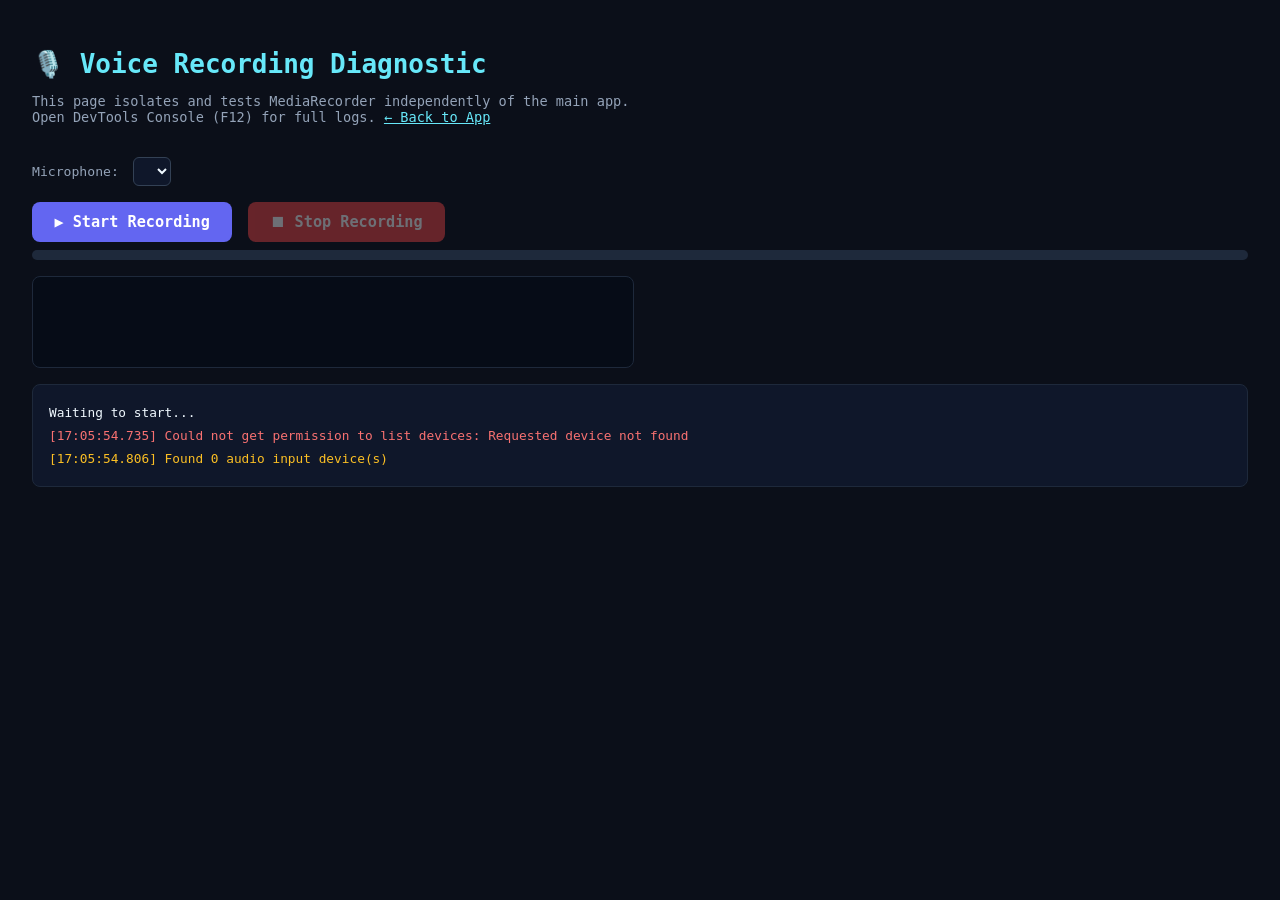
<file: static/voice_debug.html>
<!DOCTYPE html>
<html lang="en">
<head>
<meta charset="UTF-8">
<meta name="viewport" content="width=device-width, initial-scale=1.0">
<title>Voice Recording Diagnostic</title>
<style>
  body { font-family: monospace; background: #0b0f19; color: #f0f9ff; padding: 2rem; margin: 0; }
  h1  { color: #67e8f9; margin-bottom: 0.3rem; }
  .sub { color: #94a3b8; font-size: 0.85rem; margin-bottom: 2rem; }
  button {
    padding: 0.7rem 1.4rem; border: none; border-radius: 8px;
    font-family: monospace; font-size: 0.95rem; font-weight: 700;
    cursor: pointer; margin-right: 0.5rem; margin-bottom: 0.5rem;
  }
  #startBtn  { background: #6366f1; color: #fff; }
  #stopBtn   { background: #ef4444; color: #fff; }
  #startBtn:disabled, #stopBtn:disabled { opacity: 0.4; cursor: not-allowed; }
  canvas { display: block; border: 1px solid #1e293b; border-radius: 8px; margin: 1rem 0; background: #060c17; }
  #log   { background: #0f172a; border: 1px solid #1e293b; border-radius: 8px; padding: 1rem; font-size: 0.8rem; line-height: 1.8; white-space: pre-wrap; max-height: 260px; overflow-y: auto; }
  .ok   { color: #34d399; }
  .warn { color: #fbbf24; }
  .err  { color: #f87171; }
  audio { display: none; width: 100%; margin-top: 0.5rem; border-radius: 8px; }
  #blobInfo { color: #a5b4fc; font-size: 0.82rem; margin-top: 0.5rem; }
  a#dlLink  { display: none; color: #67e8f9; font-size: 0.85rem; margin-top: 0.5rem; }
  label { font-size: 0.82rem; color: #94a3b8; }
  select { background: #0f172a; color: #f0f9ff; border: 1px solid #334155; border-radius: 6px; padding: 0.3rem 0.5rem; font-size: 0.85rem; margin-left: 0.4rem; }
  .level-bar { width: 100%; height: 10px; background: #1e293b; border-radius: 10px; overflow: hidden; margin-bottom: 0.5rem; }
  .level-fill { height: 100%; width: 0%; background: linear-gradient(90deg, #34d399, #fbbf24, #ef4444); transition: width 0.05s; border-radius: 10px; }
  #deviceRow { margin-bottom: 1rem; }
</style>
</head>
<body>

<h1>🎙️ Voice Recording Diagnostic</h1>
<p class="sub">This page isolates and tests MediaRecorder independently of the main app.<br>
Open DevTools Console (F12) for full logs. <a href="/" style="color:#67e8f9;">← Back to App</a></p>

<div id="deviceRow">
  <label>Microphone: <select id="micSelect"></select></label>
</div>

<div>
  <button id="startBtn">▶ Start Recording</button>
  <button id="stopBtn" disabled>⏹ Stop Recording</button>
</div>

<!-- Live audio level meter -->
<div class="level-bar"><div class="level-fill" id="levelFill"></div></div>

<!-- Waveform canvas -->
<canvas id="waveCanvas" width="600" height="90"></canvas>

<!-- Playback -->
<audio id="audioPreview" controls></audio>
<div id="blobInfo"></div>
<a id="dlLink" download="recording.webm">⬇ Download recorded file</a>

<!-- Log -->
<pre id="log">Waiting to start...</pre>

<script>
let mediaRecorder, audioChunks = [], micStream;
let audioCtx, analyser, animId;
let _objectUrl = null;

const log    = document.getElementById('log');
const canvas = document.getElementById('waveCanvas');
const canCtx = canvas.getContext('2d');
const levelFill = document.getElementById('levelFill');

function logLine(msg, cls = '') {
  const ts = new Date().toISOString().substring(11, 23);
  log.innerHTML += `\n<span class="${cls}">[${ts}] ${msg}</span>`;
  log.scrollTop = log.scrollHeight;
  console.log(`[DIAG] ${msg}`);
}

// ── Enumerate devices ──────────────────────────────────────
async function enumDevices() {
  try {
    // Request permission first so labels are populated
    const tmp = await navigator.mediaDevices.getUserMedia({ audio: true });
    tmp.getTracks().forEach(t => t.stop());
  } catch(e) { logLine('Could not get permission to list devices: ' + e.message, 'err'); }

  const devices = await navigator.mediaDevices.enumerateDevices();
  const mics = devices.filter(d => d.kind === 'audioinput');
  const sel = document.getElementById('micSelect');
  sel.innerHTML = '';
  mics.forEach((d, i) => {
    const opt = document.createElement('option');
    opt.value = d.deviceId;
    opt.textContent = d.label || `Microphone ${i + 1}`;
    sel.appendChild(opt);
  });
  logLine(`Found ${mics.length} audio input device(s)`, mics.length ? 'ok' : 'warn');
  mics.forEach(d => logLine(`  • ${d.label || d.deviceId}`));
}
enumDevices();

// ── Start recording ────────────────────────────────────────
document.getElementById('startBtn').onclick = async () => {
  log.textContent = 'Starting...';
  audioChunks = [];

  const deviceId = document.getElementById('micSelect').value;
  const constraints = {
    audio: deviceId ? { deviceId: { exact: deviceId } } : true
  };

  logLine('Requesting getUserMedia with: ' + JSON.stringify(constraints));

  try {
    micStream = await navigator.mediaDevices.getUserMedia(constraints);
  } catch(err) {
    logLine('getUserMedia FAILED: ' + err.name + ' – ' + err.message, 'err');
    return;
  }

  const tracks = micStream.getAudioTracks();
  logLine(`Got stream. Audio tracks: ${tracks.length}`, tracks.length ? 'ok' : 'err');
  if (tracks.length === 0) { logLine('No audio tracks — recording aborted.', 'err'); return; }

  const t0 = tracks[0];
  logLine(`Track: "${t0.label}", muted=${t0.muted}, enabled=${t0.enabled}, readyState=${t0.readyState}`, 'ok');
  const settings = t0.getSettings();
  logLine(`Settings: sr=${settings.sampleRate}, ch=${settings.channelCount}, ec=${settings.echoCancellation}`);

  // AudioContext for visualization AND level detection
  audioCtx = new (window.AudioContext || window.webkitAudioContext)();
  const source = audioCtx.createMediaStreamSource(micStream);
  analyser = audioCtx.createAnalyser();
  analyser.fftSize = 512;
  analyser.smoothingTimeConstant = 0.4;
  source.connect(analyser);
  logLine(`AudioContext state: ${audioCtx.state}`);
  drawLoop();

  // Find best MIME type
  const candidates = [
    'audio/webm;codecs=opus',
    'audio/webm',
    'audio/ogg;codecs=opus',
    'audio/ogg',
    'audio/mp4',
  ];
  const supported = candidates.filter(c => MediaRecorder.isTypeSupported(c));
  logLine(`Supported MIME types: ${supported.join(', ') || 'none'}`);
  const mimeType = supported[0] || '';
  logLine(`Using MIME type: "${mimeType || '(browser default)'}"`, mimeType ? 'ok' : 'warn');

  const options = mimeType ? { mimeType } : {};
  try {
    mediaRecorder = new MediaRecorder(micStream, options);
  } catch(e) {
    logLine(`MediaRecorder() with options failed (${e.message}), retrying without options…`, 'warn');
    mediaRecorder = new MediaRecorder(micStream);
  }

  logLine(`MediaRecorder created. mimeType="${mediaRecorder.mimeType}", state="${mediaRecorder.state}"`, 'ok');

  mediaRecorder.ondataavailable = (e) => {
    logLine(`ondataavailable: size=${e.data.size} bytes`);
    if (e.data.size > 0) audioChunks.push(e.data);
  };

  mediaRecorder.onerror = (e) => {
    logLine('MediaRecorder ERROR: ' + (e.error?.name || e), 'err');
  };

  mediaRecorder.onstop = () => {
    logLine(`onstop fired. Total chunks: ${audioChunks.length}`, 'ok');
    const totalBytes = audioChunks.reduce((s, c) => s + c.size, 0);
    logLine(`Total audio data: ${totalBytes} bytes`);

    if (audioChunks.length === 0 || totalBytes === 0) {
      logLine('⚠ No audio data captured! Blob will be empty/silent.', 'err');
    }

    const recordedMime = mediaRecorder.mimeType || 'audio/webm';
    const blobMime = recordedMime.split(';')[0];
    const blob = new Blob(audioChunks, { type: blobMime });
    logLine(`Blob created: ${blob.size} bytes, type="${blob.type}"`, blob.size > 1000 ? 'ok' : 'warn');

    if (_objectUrl) URL.revokeObjectURL(_objectUrl);
    _objectUrl = URL.createObjectURL(blob);

    const audio = document.getElementById('audioPreview');
    audio.src = '';
    audio.load();
    audio.src = _objectUrl;
    audio.controls = true;
    audio.style.display = 'block';

    document.getElementById('blobInfo').textContent =
      `Blob: ${blob.size.toLocaleString()} bytes | type: ${blob.type} | chunks: ${audioChunks.length}`;

    const dl = document.getElementById('dlLink');
    dl.href = _objectUrl;
    dl.download = `recording.${blobMime.includes('ogg') ? 'ogg' : blobMime.includes('mp4') ? 'mp4' : 'webm'}`;
    dl.style.display = 'block';

    // Cleanup
    micStream.getTracks().forEach(t => t.stop());
    cancelAnimationFrame(animId);
    if (audioCtx) audioCtx.close();

    logLine('Done. Press Play on the audio player below to verify audio.', 'ok');
  };

  // START — no timeslice: one clean chunk at stop
  mediaRecorder.start();
  logLine(`Recording started (no timeslice). mediaRecorder.state="${mediaRecorder.state}"`, 'ok');

  document.getElementById('startBtn').disabled = true;
  document.getElementById('stopBtn').disabled = false;
};

// ── Stop recording ─────────────────────────────────────────
document.getElementById('stopBtn').onclick = () => {
  if (mediaRecorder && mediaRecorder.state !== 'inactive') {
    logLine(`Stopping. Current state: "${mediaRecorder.state}"`);
    mediaRecorder.stop();
  }
  document.getElementById('startBtn').disabled = false;
  document.getElementById('stopBtn').disabled = true;
};

// ── Waveform + level meter ─────────────────────────────────
function drawLoop() {
  animId = requestAnimationFrame(drawLoop);

  const bufLen = analyser.frequencyBinCount;
  const data = new Uint8Array(bufLen);
  analyser.getByteTimeDomainData(data);

  // Level (RMS)
  let rms = 0;
  for (let i = 0; i < bufLen; i++) {
    const v = (data[i] - 128) / 128;
    rms += v * v;
  }
  rms = Math.sqrt(rms / bufLen);
  levelFill.style.width = Math.min(rms * 400, 100) + '%';

  // Waveform
  const w = canvas.width, h = canvas.height;
  canCtx.fillStyle = '#060c17';
  canCtx.fillRect(0, 0, w, h);
  canCtx.strokeStyle = '#6366f1';
  canCtx.lineWidth = 1.5;
  canCtx.beginPath();
  const slW = w / bufLen;
  let x = 0;
  for (let i = 0; i < bufLen; i++) {
    const y = (data[i] / 255) * h;
    i === 0 ? canCtx.moveTo(x, y) : canCtx.lineTo(x, y);
    x += slW;
  }
  canCtx.stroke();
}
</script>
</body>
</html>
</file>
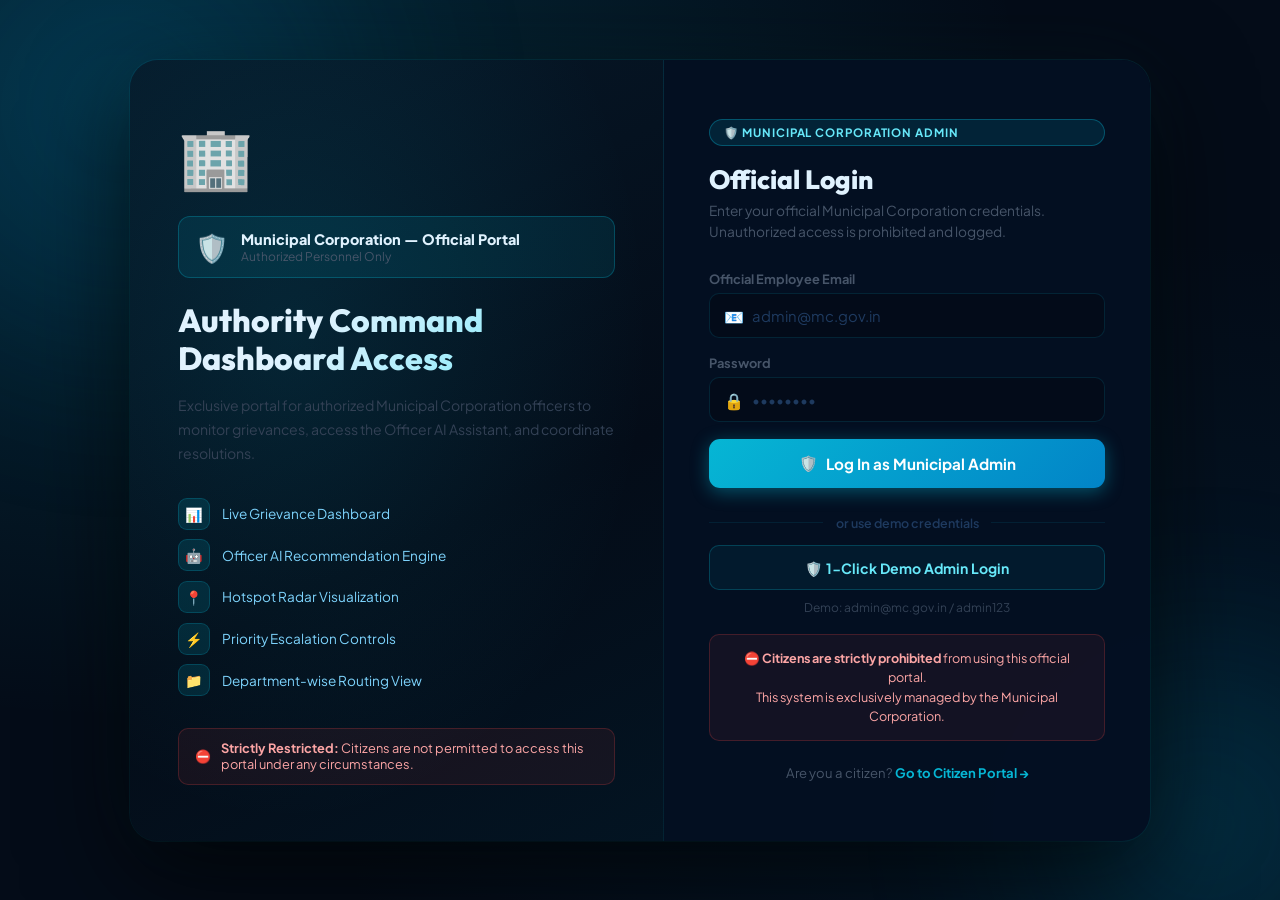
<file: templates/admin_login.html>
<!DOCTYPE html>
<html lang="en">
<head>
    <meta charset="UTF-8">
    <meta name="viewport" content="width=device-width, initial-scale=1.0">
    <title>Municipal Corporation Admin Login</title>
    <meta name="description" content="Restricted login portal for authorized Municipal Corporation officials. Citizens must use the Citizen Portal.">
    <link rel="preconnect" href="https://fonts.googleapis.com">
    <link href="https://fonts.googleapis.com/css2?family=Plus+Jakarta+Sans:wght@300;400;500;600;700;800&family=Outfit:wght@400;600;700;800&display=swap" rel="stylesheet">
    <style>
        :root {
            --accent: #06b6d4;
            --accent-dark: #0284c7;
            --accent-glow: rgba(6,182,212,0.35);
            --warning: #f59e0b;
            --danger: #ef4444;
            --bg: #040c18;
            --surface: rgba(4,16,34,0.98);
            --border: rgba(6,182,212,0.12);
            --text: #e0f2fe;
            --muted: #475569;
            --font: 'Plus Jakarta Sans', sans-serif;
            --heading: 'Outfit', sans-serif;
        }
        *, *::before, *::after { margin:0; padding:0; box-sizing:border-box; }

        body {
            background: var(--bg);
            background-image:
                radial-gradient(ellipse at 10% 10%, rgba(6,182,212,0.18) 0, transparent 55%),
                radial-gradient(ellipse at 90% 90%, rgba(3,105,161,0.12) 0, transparent 50%);
            background-attachment: fixed;
            font-family: var(--font);
            color: var(--text);
            min-height: 100vh;
            display: flex;
            align-items: center;
            justify-content: center;
            padding: 1.5rem;
            overflow-x: hidden;
        }

        /* ── Orbs ── */
        .orb {
            position: fixed;
            border-radius: 50%;
            filter: blur(100px);
            opacity: 0.14;
            pointer-events: none;
            animation: floatOrb 14s ease-in-out infinite alternate;
        }
        .orb-1 { width: 480px; height: 480px; background: #0284c7; top: -130px; left: -120px; }
        .orb-2 { width: 350px; height: 350px; background: #06b6d4; bottom: -100px; right: -100px; animation-delay: 5s; }
        @keyframes floatOrb { from{transform:translate(0,0) scale(1)} to{transform:translate(25px,15px) scale(1.06)} }

        /* ── Layout ── */
        .page-wrap {
            position: relative;
            z-index: 1;
            width: 100%;
            max-width: 1020px;
            display: grid;
            grid-template-columns: 1.1fr 1fr;
            min-height: 640px;
            border-radius: 28px;
            overflow: hidden;
            box-shadow: 0 32px 100px rgba(0,0,0,0.75), 0 0 0 1px var(--border), 0 0 80px rgba(6,182,212,0.06);
        }

        /* ── Left hero ── */
        .hero {
            background: linear-gradient(155deg, #061828 0%, #040c18 60%, #031422 100%);
            padding: 3.5rem 3rem;
            display: flex;
            flex-direction: column;
            justify-content: center;
            position: relative;
            overflow: hidden;
            border-right: 1px solid rgba(6,182,212,0.12);
        }
        .hero::before {
            content: '';
            position: absolute;
            inset: 0;
            background: radial-gradient(ellipse at 30% 35%, rgba(6,182,212,0.12) 0, transparent 68%);
        }
        .hero-content { position: relative; z-index: 1; }
        .hero-icon { font-size: 3.8rem; margin-bottom: 1.4rem; display: block; }

        .gov-seal {
            display: flex;
            align-items: center;
            gap: 0.75rem;
            background: rgba(6,182,212,0.1);
            border: 1px solid rgba(6,182,212,0.28);
            border-radius: 12px;
            padding: 0.8rem 1rem;
            margin-bottom: 1.5rem;
        }
        .gov-seal-icon { font-size: 1.7rem; }
        .gov-seal-text .gov-name { font-weight: 800; font-size: 0.9rem; color: #e0f2fe; }
        .gov-seal-text .gov-sub { font-size: 0.75rem; color: var(--muted); margin-top: 0.1rem; }

        .hero h1 {
            font-family: var(--heading);
            font-size: 2rem;
            font-weight: 800;
            line-height: 1.18;
            background: linear-gradient(135deg, #e0f2fe 30%, #67e8f9 100%);
            -webkit-background-clip: text;
            -webkit-text-fill-color: transparent;
            background-clip: text;
            margin-bottom: 1rem;
        }
        .hero-desc {
            color: #334155;
            font-size: 0.88rem;
            line-height: 1.7;
            margin-bottom: 2rem;
        }

        .feature-items { list-style: none; display: flex; flex-direction: column; gap: 0.6rem; }
        .feature-items li {
            display: flex;
            align-items: center;
            gap: 0.75rem;
            font-size: 0.85rem;
            color: #7dd3fc;
        }
        .fi-icon {
            width: 32px; height: 32px; flex-shrink: 0;
            border-radius: 9px;
            background: rgba(6,182,212,0.14);
            border: 1px solid rgba(6,182,212,0.22);
            display: flex; align-items: center; justify-content: center;
            font-size: 0.88rem;
        }

        /* Restricted badge */
        .restricted-badge {
            margin-top: 2rem;
            display: flex;
            align-items: center;
            gap: 0.6rem;
            padding: 0.7rem 1rem;
            background: rgba(239,68,68,0.08);
            border: 1px solid rgba(239,68,68,0.22);
            border-radius: 10px;
            font-size: 0.8rem;
            color: #fca5a5;
        }

        /* ── Form Panel ── */
        .form-panel {
            background: var(--surface);
            padding: 3.2rem 2.8rem;
            display: flex;
            flex-direction: column;
            justify-content: center;
        }

        .portal-tag {
            display: inline-flex;
            align-items: center;
            gap: 0.4rem;
            background: rgba(6,182,212,0.12);
            border: 1px solid rgba(6,182,212,0.35);
            color: #67e8f9;
            padding: 0.3rem 0.9rem;
            border-radius: 100px;
            font-size: 0.72rem;
            font-weight: 700;
            letter-spacing: 0.9px;
            text-transform: uppercase;
            margin-bottom: 1.1rem;
        }
        .form-title {
            font-family: var(--heading);
            font-size: 1.65rem;
            font-weight: 800;
            color: #e0f2fe;
            margin-bottom: 0.3rem;
        }
        .form-sub { color: var(--muted); font-size: 0.86rem; margin-bottom: 1.8rem; line-height: 1.5; }

        /* Fields */
        .field { margin-bottom: 1.05rem; }
        .field label {
            display: block;
            font-size: 0.8rem;
            font-weight: 700;
            color: #475569;
            margin-bottom: 0.38rem;
        }
        .field-wrap { position: relative; }
        .field-icon {
            position: absolute;
            left: 0.95rem;
            top: 50%;
            transform: translateY(-50%);
            font-size: 1rem;
            pointer-events: none;
        }
        .field input {
            width: 100%;
            padding: 0.78rem 1rem 0.78rem 2.6rem;
            background: rgba(4,10,24,0.8);
            border: 1px solid rgba(6,182,212,0.15);
            border-radius: 10px;
            color: var(--text);
            font-family: var(--font);
            font-size: 0.93rem;
            transition: border-color 0.2s, box-shadow 0.2s;
        }
        .field input:focus {
            outline: none;
            border-color: var(--accent);
            box-shadow: 0 0 0 3px rgba(6,182,212,0.15);
        }
        .field input::placeholder { color: #1e3a5f; }

        /* Buttons */
        .btn-primary {
            width: 100%;
            padding: 0.9rem;
            border: none;
            border-radius: 11px;
            font-family: var(--font);
            font-size: 0.95rem;
            font-weight: 700;
            cursor: pointer;
            transition: all 0.25s;
            display: flex;
            align-items: center;
            justify-content: center;
            gap: 0.5rem;
            background: linear-gradient(135deg, #06b6d4, #0284c7);
            color: #fff;
            box-shadow: 0 4px 18px rgba(6,182,212,0.4);
            margin-bottom: 0.8rem;
        }
        .btn-primary:hover { transform: translateY(-2px); box-shadow: 0 8px 24px rgba(6,182,212,0.55); }
        .btn-primary:active { transform: translateY(0); }
        .btn-primary:disabled { opacity: 0.6; cursor: not-allowed; transform: none; }

        .btn-demo {
            width: 100%;
            padding: 0.78rem;
            background: rgba(6,182,212,0.07);
            border: 1px solid rgba(6,182,212,0.25);
            border-radius: 10px;
            font-family: var(--font);
            font-size: 0.88rem;
            font-weight: 700;
            color: #67e8f9;
            cursor: pointer;
            transition: all 0.2s;
        }
        .btn-demo:hover { background: rgba(6,182,212,0.14); border-color: rgba(6,182,212,0.4); }

        /* Alert */
        .alert-box {
            display: none;
            padding: 0.75rem 1rem;
            border-radius: 10px;
            font-size: 0.85rem;
            font-weight: 600;
            margin-bottom: 1rem;
            line-height: 1.45;
        }
        .alert-error {
            background: rgba(239,68,68,0.1);
            border: 1px solid rgba(239,68,68,0.35);
            color: #fca5a5;
        }

        /* Divider */
        .divider {
            display: flex;
            align-items: center;
            gap: 0.8rem;
            margin: 0.9rem 0;
            color: #1e3a5f;
            font-size: 0.78rem;
            font-weight: 600;
        }
        .divider::before, .divider::after {
            content:''; flex:1; height:1px; background:rgba(6,182,212,0.1);
        }

        /* Citizen link */
        .citizen-link {
            margin-top: 1.4rem;
            text-align: center;
            font-size: 0.82rem;
            color: var(--muted);
        }
        .citizen-link a { color: var(--accent); font-weight: 700; text-decoration: none; }
        .citizen-link a:hover { text-decoration: underline; }

        /* Warning block */
        .warning-block {
            margin-top: 1.2rem;
            padding: 0.85rem 1rem;
            background: rgba(239,68,68,0.07);
            border: 1px solid rgba(239,68,68,0.22);
            border-radius: 10px;
            font-size: 0.79rem;
            color: #fca5a5;
            text-align: center;
            line-height: 1.55;
        }

        /* Credentials hint (demo) */
        .creds-hint {
            margin-top: 0.6rem;
            font-size: 0.75rem;
            color: #334155;
            text-align: center;
        }

        @media (max-width: 720px) {
            .page-wrap { grid-template-columns: 1fr; }
            .hero { display: none; }
            .form-panel { padding: 2.2rem 1.6rem; }
        }
    </style>
</head>
<body>

<div class="orb orb-1"></div>
<div class="orb orb-2"></div>

<div class="page-wrap">
    <!-- ─── Left Hero ─── -->
    <div class="hero">
        <div class="hero-content">
            <span class="hero-icon">🏢</span>

            <div class="gov-seal">
                <div class="gov-seal-icon">🛡️</div>
                <div class="gov-seal-text">
                    <div class="gov-name">Municipal Corporation — Official Portal</div>
                    <div class="gov-sub">Authorized Personnel Only</div>
                </div>
            </div>

            <h1>Authority Command Dashboard Access</h1>
            <p class="hero-desc">
                Exclusive portal for authorized Municipal Corporation officers to monitor
                grievances, access the Officer AI Assistant, and coordinate resolutions.
            </p>
            <ul class="feature-items">
                <li><div class="fi-icon">📊</div> Live Grievance Dashboard</li>
                <li><div class="fi-icon">🤖</div> Officer AI Recommendation Engine</li>
                <li><div class="fi-icon">📍</div> Hotspot Radar Visualization</li>
                <li><div class="fi-icon">⚡</div> Priority Escalation Controls</li>
                <li><div class="fi-icon">📁</div> Department-wise Routing View</li>
            </ul>
            <div class="restricted-badge">
                ⛔ <span><strong>Strictly Restricted:</strong> Citizens are not permitted to access this portal under any circumstances.</span>
            </div>
        </div>
    </div>

    <!-- ─── Right Form ─── -->
    <div class="form-panel">
        <div class="portal-tag">🛡️ Municipal Corporation Admin</div>
        <div class="form-title">Official Login</div>
        <p class="form-sub">Enter your official Municipal Corporation credentials. Unauthorized access is prohibited and logged.</p>

        <div id="adminError" class="alert-box alert-error"></div>

        <form id="adminLoginForm" onsubmit="doAdminLogin(event)">
            <div class="field">
                <label for="adminEmail">Official Employee Email</label>
                <div class="field-wrap">
                    <span class="field-icon">📧</span>
                    <input type="email" id="adminEmail" placeholder="admin@mc.gov.in" required autocomplete="email">
                </div>
            </div>
            <div class="field">
                <label for="adminPassword">Password</label>
                <div class="field-wrap">
                    <span class="field-icon">🔒</span>
                    <input type="password" id="adminPassword" placeholder="••••••••" required autocomplete="current-password">
                </div>
            </div>
            <button type="submit" class="btn-primary" id="adminLoginBtn">
                <span>🛡️</span> Log In as Municipal Admin
            </button>
        </form>

        <div class="divider">or use demo credentials</div>
        <button class="btn-demo" onclick="demoAdminLogin()">🛡️ 1-Click Demo Admin Login</button>
        <div class="creds-hint">Demo: admin@mc.gov.in / admin123</div>

        <div class="warning-block">
            ⛔ <strong>Citizens are strictly prohibited</strong> from using this official portal.<br>
            This system is exclusively managed by the Municipal Corporation.
        </div>

        <div class="citizen-link">
            Are you a citizen? <a href="/login">Go to Citizen Portal →</a>
        </div>
    </div>
</div>

<script>
    async function doAdminLogin(e) {
        e.preventDefault();
        clearError();
        const email    = document.getElementById('adminEmail').value.trim();
        const password = document.getElementById('adminPassword').value;
        const btn      = document.getElementById('adminLoginBtn');

        btn.disabled = true;
        btn.innerHTML = '<span>⏳</span> Authenticating…';

        try {
            const res  = await fetch('/api/auth/login', {
                method: 'POST',
                headers: { 'Content-Type': 'application/json' },
                body: JSON.stringify({ email, password, portal_type: 'admin' })
            });
            const data = await res.json();

            if (!res.ok) {
                throw new Error(data.detail || 'Login failed. Please use your official Municipal Corporation credentials.');
            }

            localStorage.setItem('sih_user', JSON.stringify(data));
            window.location.href = '/?view=dashboard';
        } catch (err) {
            showError('⚠️ ' + err.message);
            btn.disabled = false;
            btn.innerHTML = '<span>🛡️</span> Log In as Municipal Admin';
        }
    }

    async function demoAdminLogin() {
        document.getElementById('adminEmail').value    = 'admin@mc.gov.in';
        document.getElementById('adminPassword').value = 'admin123';
        document.getElementById('adminLoginForm').requestSubmit();
    }

    function showError(msg) {
        const el = document.getElementById('adminError');
        el.textContent = msg;
        el.style.display = 'block';
    }
    function clearError() {
        const el = document.getElementById('adminError');
        el.textContent = '';
        el.style.display = 'none';
    }
</script>
</body>
</html>
</file>
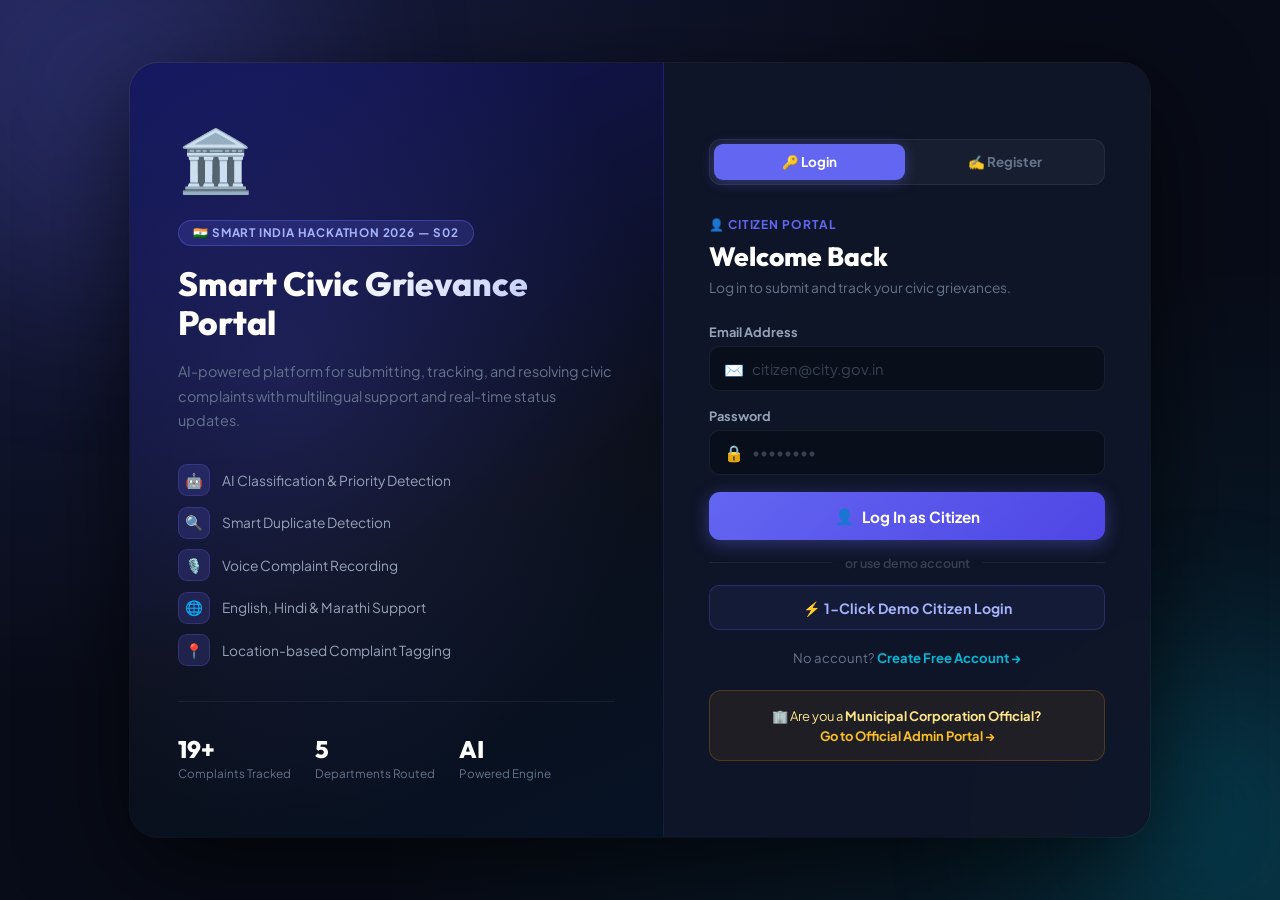
<file: templates/login.html>
<!DOCTYPE html>
<html lang="en">
<head>
    <meta charset="UTF-8">
    <meta name="viewport" content="width=device-width, initial-scale=1.0">
    <title>Citizen Login | Smart Grievance Portal</title>
    <meta name="description" content="Citizen login and registration for the AI Citizen Grievance Portal.">
    <link rel="preconnect" href="https://fonts.googleapis.com">
    <link href="https://fonts.googleapis.com/css2?family=Plus+Jakarta+Sans:wght@300;400;500;600;700;800&family=Outfit:wght@400;600;700;800&display=swap" rel="stylesheet">
    <style>
        :root {
            --primary: #6366f1;
            --primary-glow: rgba(99,102,241,0.35);
            --accent: #06b6d4;
            --success: #10b981;
            --bg: #080c18;
            --surface: rgba(15,22,41,0.97);
            --border: rgba(255,255,255,0.07);
            --text: #f1f5f9;
            --muted: #64748b;
            --font: 'Plus Jakarta Sans', sans-serif;
            --heading: 'Outfit', sans-serif;
        }
        *, *::before, *::after { margin:0; padding:0; box-sizing:border-box; }

        body {
            background: var(--bg);
            background-image:
                radial-gradient(ellipse at 0% 0%, rgba(99,102,241,0.22) 0, transparent 55%),
                radial-gradient(ellipse at 100% 100%, rgba(6,182,212,0.12) 0, transparent 50%);
            background-attachment: fixed;
            font-family: var(--font);
            color: var(--text);
            min-height: 100vh;
            display: flex;
            align-items: center;
            justify-content: center;
            padding: 1.5rem;
            overflow-x: hidden;
        }

        /* ── Floating Orbs ── */
        .orb {
            position: fixed;
            border-radius: 50%;
            filter: blur(90px);
            opacity: 0.18;
            pointer-events: none;
            animation: floatOrb 12s ease-in-out infinite alternate;
        }
        .orb-1 { width: 420px; height: 420px; background: #6366f1; top: -120px; left: -100px; }
        .orb-2 { width: 320px; height: 320px; background: #06b6d4; bottom: -80px; right: -80px; animation-delay: 3s; }
        @keyframes floatOrb { from { transform: translate(0,0) scale(1); } to { transform: translate(30px,20px) scale(1.08); } }

        /* ── Layout ── */
        .page-wrap {
            position: relative;
            z-index: 1;
            width: 100%;
            max-width: 1020px;
            display: grid;
            grid-template-columns: 1.1fr 1fr;
            min-height: 620px;
            border-radius: 28px;
            overflow: hidden;
            box-shadow: 0 32px 100px rgba(0,0,0,0.65), 0 0 0 1px var(--border);
        }

        /* ── Left hero panel ── */
        .hero {
            background: linear-gradient(155deg, #12155a 0%, #0b0f19 60%, #061225 100%);
            padding: 3.5rem 3rem;
            display: flex;
            flex-direction: column;
            justify-content: center;
            position: relative;
            overflow: hidden;
            border-right: 1px solid rgba(99,102,241,0.14);
        }
        .hero::before {
            content:'';
            position:absolute;
            inset:0;
            background: radial-gradient(ellipse at 30% 40%, rgba(99,102,241,0.18) 0, transparent 70%);
        }
        .hero-content { position: relative; z-index: 1; }
        .hero-icon { font-size: 3.8rem; margin-bottom: 1.4rem; display: block; }
        .hero-badge {
            display: inline-flex;
            align-items: center;
            gap: 0.4rem;
            background: rgba(99,102,241,0.18);
            border: 1px solid rgba(99,102,241,0.4);
            color: #a5b4fc;
            padding: 0.3rem 0.9rem;
            border-radius: 100px;
            font-size: 0.73rem;
            font-weight: 700;
            letter-spacing: 0.8px;
            text-transform: uppercase;
            margin-bottom: 1.1rem;
        }
        .hero h1 {
            font-family: var(--heading);
            font-size: 2.1rem;
            font-weight: 800;
            line-height: 1.18;
            background: linear-gradient(135deg, #fff 30%, #a5b4fc 100%);
            -webkit-background-clip: text;
            -webkit-text-fill-color: transparent;
            background-clip: text;
            margin-bottom: 1rem;
        }
        .hero-desc {
            color: #64748b;
            font-size: 0.9rem;
            line-height: 1.7;
            margin-bottom: 2rem;
        }
        .feature-items { list-style: none; display: flex; flex-direction: column; gap: 0.65rem; }
        .feature-items li {
            display: flex;
            align-items: center;
            gap: 0.75rem;
            font-size: 0.86rem;
            color: #94a3b8;
        }
        .fi-icon {
            width: 32px; height: 32px; flex-shrink: 0;
            border-radius: 9px;
            background: rgba(99,102,241,0.18);
            border: 1px solid rgba(99,102,241,0.25);
            display: flex; align-items: center; justify-content: center;
            font-size: 0.9rem;
        }

        /* ── Hero stats strip ── */
        .hero-stats {
            margin-top: 2.2rem;
            display: flex;
            gap: 1.5rem;
            padding-top: 2rem;
            border-top: 1px solid rgba(255,255,255,0.06);
        }
        .stat { text-align: left; }
        .stat-num { font-family: var(--heading); font-size: 1.5rem; font-weight: 800; color: #fff; }
        .stat-lbl { font-size: 0.73rem; color: var(--muted); margin-top: 0.1rem; }

        /* ── Right form panel ── */
        .form-panel {
            background: var(--surface);
            padding: 3.2rem 2.8rem;
            display: flex;
            flex-direction: column;
            justify-content: center;
        }

        /* Tab toggles */
        .tab-row {
            display: flex;
            background: rgba(255,255,255,0.04);
            border: 1px solid var(--border);
            border-radius: 12px;
            padding: 4px;
            gap: 4px;
            margin-bottom: 2rem;
        }
        .tab-btn {
            flex: 1;
            padding: 0.6rem;
            border: none;
            border-radius: 9px;
            font-family: var(--font);
            font-size: 0.84rem;
            font-weight: 700;
            cursor: pointer;
            transition: all 0.25s;
            background: transparent;
            color: var(--muted);
        }
        .tab-btn.active {
            background: var(--primary);
            color: #fff;
            box-shadow: 0 2px 14px rgba(99,102,241,0.4);
        }

        /* Sections */
        .auth-section { display: none; }
        .auth-section.visible { display: block; animation: fadeIn 0.25s ease; }
        @keyframes fadeIn { from{opacity:0;transform:translateY(6px)} to{opacity:1;transform:translateY(0)} }

        .section-tag {
            font-size: 0.75rem;
            font-weight: 700;
            text-transform: uppercase;
            letter-spacing: 0.9px;
            color: var(--primary);
            margin-bottom: 0.5rem;
        }
        .section-title {
            font-family: var(--heading);
            font-size: 1.65rem;
            font-weight: 800;
            color: #fff;
            margin-bottom: 0.3rem;
        }
        .section-sub { color: var(--muted); font-size: 0.86rem; margin-bottom: 1.6rem; line-height: 1.5; }

        /* Form fields */
        .field { margin-bottom: 1.05rem; }
        .field label {
            display: block;
            font-size: 0.8rem;
            font-weight: 700;
            color: #94a3b8;
            margin-bottom: 0.38rem;
        }
        .field-wrap { position: relative; }
        .field-icon {
            position: absolute;
            left: 0.95rem;
            top: 50%;
            transform: translateY(-50%);
            font-size: 1rem;
            pointer-events: none;
        }
        .field input {
            width: 100%;
            padding: 0.78rem 1rem 0.78rem 2.6rem;
            background: rgba(8,12,24,0.7);
            border: 1px solid var(--border);
            border-radius: 10px;
            color: var(--text);
            font-family: var(--font);
            font-size: 0.93rem;
            transition: border-color 0.2s, box-shadow 0.2s;
        }
        .field input:focus {
            outline: none;
            border-color: var(--primary);
            box-shadow: 0 0 0 3px rgba(99,102,241,0.18);
        }
        .field input::placeholder { color: #374151; }

        /* Buttons */
        .btn-primary {
            width: 100%;
            padding: 0.9rem;
            border: none;
            border-radius: 11px;
            font-family: var(--font);
            font-size: 0.95rem;
            font-weight: 700;
            cursor: pointer;
            transition: all 0.25s;
            display: flex;
            align-items: center;
            justify-content: center;
            gap: 0.5rem;
            background: linear-gradient(135deg, #6366f1, #4f46e5);
            color: #fff;
            box-shadow: 0 4px 18px rgba(99,102,241,0.4);
            margin-bottom: 0.8rem;
        }
        .btn-primary:hover { transform: translateY(-2px); box-shadow: 0 8px 24px rgba(99,102,241,0.55); }
        .btn-primary:active { transform: translateY(0); }
        .btn-primary:disabled { opacity: 0.6; cursor: not-allowed; transform: none; }

        .btn-demo {
            width: 100%;
            padding: 0.78rem;
            background: rgba(99,102,241,0.08);
            border: 1px solid rgba(99,102,241,0.25);
            border-radius: 10px;
            font-family: var(--font);
            font-size: 0.88rem;
            font-weight: 700;
            color: #a5b4fc;
            cursor: pointer;
            transition: all 0.2s;
        }
        .btn-demo:hover { background: rgba(99,102,241,0.15); border-color: rgba(99,102,241,0.4); }

        /* Error / success */
        .alert-box {
            display: none;
            padding: 0.75rem 1rem;
            border-radius: 10px;
            font-size: 0.85rem;
            font-weight: 600;
            margin-bottom: 1rem;
            line-height: 1.4;
        }
        .alert-error {
            background: rgba(239,68,68,0.1);
            border: 1px solid rgba(239,68,68,0.35);
            color: #fca5a5;
        }
        .alert-success {
            background: rgba(16,185,129,0.1);
            border: 1px solid rgba(16,185,129,0.35);
            color: #6ee7b7;
        }

        /* Divider */
        .divider {
            display: flex;
            align-items: center;
            gap: 0.8rem;
            margin: 0.9rem 0;
            color: #374151;
            font-size: 0.78rem;
            font-weight: 600;
        }
        .divider::before, .divider::after {
            content: ''; flex: 1; height: 1px; background: var(--border);
        }

        /* Footer links */
        .form-footer {
            margin-top: 1.2rem;
            text-align: center;
            font-size: 0.82rem;
            color: var(--muted);
        }
        .form-footer a { color: var(--accent); font-weight: 700; text-decoration: none; }
        .form-footer a:hover { text-decoration: underline; }

        /* Admin link callout */
        .admin-callout {
            margin-top: 1.5rem;
            padding: 0.9rem 1.1rem;
            background: rgba(245,158,11,0.07);
            border: 1px solid rgba(245,158,11,0.22);
            border-radius: 12px;
            font-size: 0.81rem;
            color: #fde68a;
            text-align: center;
            line-height: 1.55;
        }
        .admin-callout a {
            color: #fbbf24;
            font-weight: 700;
            text-decoration: none;
        }
        .admin-callout a:hover { text-decoration: underline; }

        @media (max-width: 720px) {
            .page-wrap { grid-template-columns: 1fr; }
            .hero { display: none; }
            .form-panel { padding: 2.2rem 1.6rem; }
        }
    </style>
</head>
<body>

<div class="orb orb-1"></div>
<div class="orb orb-2"></div>

<div class="page-wrap">
    <!-- ─── Left Hero ─── -->
    <div class="hero">
        <div class="hero-content">
            <span class="hero-icon">🏛️</span>
            <div class="hero-badge">🇮🇳 Smart India Hackathon 2026 — S02</div>
            <h1>Smart Civic Grievance Portal</h1>
            <p class="hero-desc">
                AI-powered platform for submitting, tracking, and resolving civic complaints
                with multilingual support and real-time status updates.
            </p>
            <ul class="feature-items">
                <li><div class="fi-icon">🤖</div> AI Classification &amp; Priority Detection</li>
                <li><div class="fi-icon">🔍</div> Smart Duplicate Detection</li>
                <li><div class="fi-icon">🎙️</div> Voice Complaint Recording</li>
                <li><div class="fi-icon">🌐</div> English, Hindi &amp; Marathi Support</li>
                <li><div class="fi-icon">📍</div> Location-based Complaint Tagging</li>
            </ul>
            <div class="hero-stats">
                <div class="stat">
                    <div class="stat-num">19+</div>
                    <div class="stat-lbl">Complaints Tracked</div>
                </div>
                <div class="stat">
                    <div class="stat-num">5</div>
                    <div class="stat-lbl">Departments Routed</div>
                </div>
                <div class="stat">
                    <div class="stat-num">AI</div>
                    <div class="stat-lbl">Powered Engine</div>
                </div>
            </div>
        </div>
    </div>

    <!-- ─── Right Form ─── -->
    <div class="form-panel">

        <!-- Tab Toggle -->
        <div class="tab-row">
            <button class="tab-btn active" id="tabLogin" onclick="showTab('login')">🔑 Login</button>
            <button class="tab-btn" id="tabRegister" onclick="showTab('register')">✍️ Register</button>
        </div>

        <!-- ── Login Section ── -->
        <div class="auth-section visible" id="loginSection">
            <div class="section-tag">👤 Citizen Portal</div>
            <div class="section-title">Welcome Back</div>
            <p class="section-sub">Log in to submit and track your civic grievances.</p>

            <div id="loginError" class="alert-box alert-error"></div>

            <form id="loginForm" onsubmit="doLogin(event)">
                <div class="field">
                    <label for="loginEmail">Email Address</label>
                    <div class="field-wrap">
                        <span class="field-icon">✉️</span>
                        <input type="email" id="loginEmail" placeholder="citizen@city.gov.in" required autocomplete="email">
                    </div>
                </div>
                <div class="field">
                    <label for="loginPassword">Password</label>
                    <div class="field-wrap">
                        <span class="field-icon">🔒</span>
                        <input type="password" id="loginPassword" placeholder="••••••••" required autocomplete="current-password">
                    </div>
                </div>
                <button type="submit" class="btn-primary" id="loginBtn">
                    <span>👤</span> Log In as Citizen
                </button>
            </form>

            <div class="divider">or use demo account</div>
            <button class="btn-demo" onclick="demoLogin()">⚡ 1-Click Demo Citizen Login</button>

            <div class="form-footer">
                No account? <a href="#" onclick="showTab('register')">Create Free Account →</a>
            </div>

            <div class="admin-callout">
                🏢 Are you a <strong>Municipal Corporation Official?</strong><br>
                <a href="/admin/login">Go to Official Admin Portal →</a>
            </div>
        </div>

        <!-- ── Register Section ── -->
        <div class="auth-section" id="registerSection">
            <div class="section-tag">✍️ New Citizen Account</div>
            <div class="section-title">Create Account</div>
            <p class="section-sub">Join the smart civic grievance network and start filing complaints.</p>

            <div id="regError" class="alert-box alert-error"></div>
            <div id="regSuccess" class="alert-box alert-success"></div>

            <form id="registerForm" onsubmit="doRegister(event)">
                <div class="field">
                    <label for="regName">Full Name</label>
                    <div class="field-wrap">
                        <span class="field-icon">🙋</span>
                        <input type="text" id="regName" placeholder="Tejas Maske" required>
                    </div>
                </div>
                <div class="field">
                    <label for="regEmail">Email Address</label>
                    <div class="field-wrap">
                        <span class="field-icon">✉️</span>
                        <input type="email" id="regEmail" placeholder="citizen@city.gov.in" required>
                    </div>
                </div>
                <div class="field">
                    <label for="regUsername">Username</label>
                    <div class="field-wrap">
                        <span class="field-icon">👤</span>
                        <input type="text" id="regUsername" placeholder="tejas_citizen" required>
                    </div>
                </div>
                <div class="field">
                    <label for="regPassword">Password</label>
                    <div class="field-wrap">
                        <span class="field-icon">🔒</span>
                        <input type="password" id="regPassword" placeholder="Min. 6 characters" required minlength="6">
                    </div>
                </div>
                <button type="submit" class="btn-primary" id="regBtn">
                    <span>✅</span> Create Citizen Account
                </button>
            </form>

            <div class="form-footer">
                Already registered? <a href="#" onclick="showTab('login')">Back to Login →</a>
            </div>
        </div>

    </div>
</div>

<script>
    function showTab(tab) {
        const isLogin = tab === 'login';
        document.getElementById('loginSection').classList.toggle('visible', isLogin);
        document.getElementById('registerSection').classList.toggle('visible', !isLogin);
        document.getElementById('tabLogin').classList.toggle('active', isLogin);
        document.getElementById('tabRegister').classList.toggle('active', !isLogin);
        clearErrors();
    }

    async function doLogin(e) {
        e.preventDefault();
        clearErrors();
        const email    = document.getElementById('loginEmail').value.trim();
        const password = document.getElementById('loginPassword').value;
        const btn      = document.getElementById('loginBtn');

        btn.disabled = true;
        btn.innerHTML = '<span>⏳</span> Logging in…';

        try {
            const res  = await fetch('/api/auth/login', {
                method: 'POST',
                headers: { 'Content-Type': 'application/json' },
                body: JSON.stringify({ email, password, portal_type: 'citizen' })
            });
            const data = await res.json();
            if (!res.ok) throw new Error(data.detail || 'Login failed.');
            localStorage.setItem('sih_user', JSON.stringify(data));
            window.location.href = '/';
        } catch (err) {
            showErr('loginError', '⚠️ ' + err.message);
            btn.disabled = false;
            btn.innerHTML = '<span>👤</span> Log In as Citizen';
        }
    }

    async function demoLogin() {
        document.getElementById('loginEmail').value    = 'citizen@city.gov.in';
        document.getElementById('loginPassword').value = 'citizen123';
        document.getElementById('loginForm').requestSubmit();
    }

    async function doRegister(e) {
        e.preventDefault();
        clearErrors();
        const fullName = document.getElementById('regName').value.trim();
        const email    = document.getElementById('regEmail').value.trim();
        const username = document.getElementById('regUsername').value.trim();
        const password = document.getElementById('regPassword').value;
        const btn      = document.getElementById('regBtn');

        btn.disabled = true;
        btn.innerHTML = '<span>⏳</span> Creating account…';

        try {
            const res  = await fetch('/api/auth/register', {
                method: 'POST',
                headers: { 'Content-Type': 'application/json' },
                body: JSON.stringify({ email, username, password, full_name: fullName })
            });
            const data = await res.json();
            if (!res.ok) throw new Error(data.detail || 'Registration failed.');

            document.getElementById('regSuccess').textContent = '✅ Account created! Logging you in…';
            document.getElementById('regSuccess').style.display = 'block';

            // Auto-login after 1 second
            setTimeout(async () => {
                const lr  = await fetch('/api/auth/login', {
                    method: 'POST',
                    headers: { 'Content-Type': 'application/json' },
                    body: JSON.stringify({ email, password, portal_type: 'citizen' })
                });
                const ld = await lr.json();
                if (lr.ok) {
                    localStorage.setItem('sih_user', JSON.stringify(ld));
                    window.location.href = '/';
                }
            }, 1000);
        } catch (err) {
            showErr('regError', '⚠️ ' + err.message);
            btn.disabled = false;
            btn.innerHTML = '<span>✅</span> Create Citizen Account';
        }
    }

    function showErr(id, msg) {
        const el = document.getElementById(id);
        el.textContent = msg;
        el.style.display = 'block';
    }
    function clearErrors() {
        ['loginError','regError','regSuccess'].forEach(id => {
            const el = document.getElementById(id);
            el.textContent = '';
            el.style.display = 'none';
        });
    }
</script>
</body>
</html>
</file>
